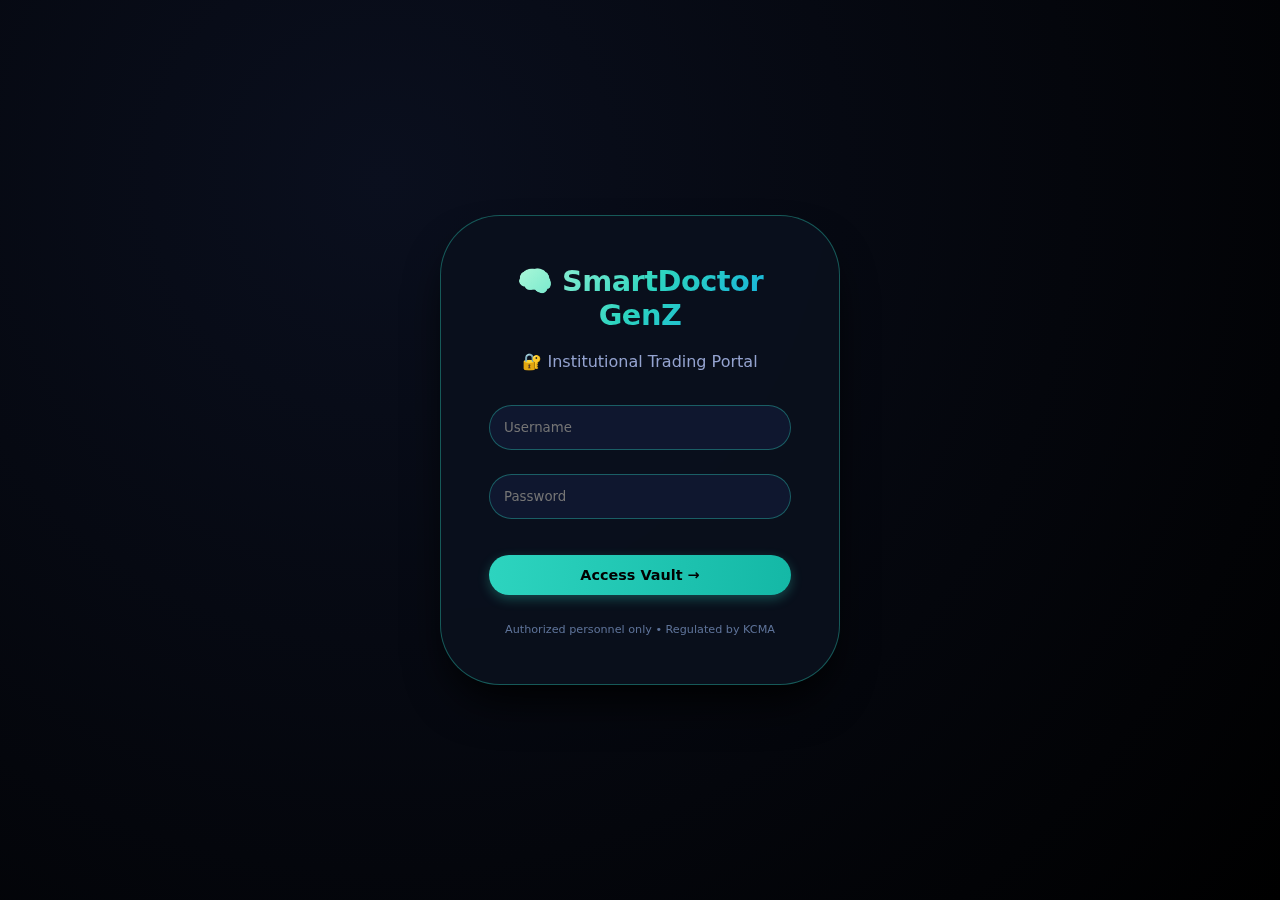
<file: medication-tools/index.html>
<!DOCTYPE html>
<html lang="en">
<head>
    <meta charset="UTF-8">
    <meta name="viewport" content="width=device-width, initial-scale=1.0, user-scalable=yes">
    <title>SmartDoctor GenZ | Pro Trading Floor</title>
    <link rel="stylesheet" href="styles.css">

</head>
<body>
<div id="authContainer" class="app" style="justify-content: center; align-items: center; background: radial-gradient(circle at 30% 20%, #0A0F1E, #000000);">
    <div style="background: rgba(10, 16, 28, 0.95); backdrop-filter: blur(20px); padding: 48px; border-radius: 60px; width: 400px; text-align: center; border: 1px solid #2DD4BF60; box-shadow: 0 25px 45px -12px black;">
        <div class="logo" style="justify-content: center; margin-bottom: 20px;">🧠 SmartDoctor GenZ</div>
        <p style="margin-bottom: 24px; color:#94A3D0;">🔐 Institutional Trading Portal</p>
        <input type="text" id="loginUsername" placeholder="Username" autocomplete="off" style="margin-top: 10px;">
        <input type="password" id="loginPassword" placeholder="Password">
        <button id="doLoginBtn" style="margin-top: 24px; width: 100%;">Access Vault →</button>
        <p id="loginError" style="color:#FF6B6B; margin-top: 20px; font-size:0.8rem;"></p>
        <div style="margin-top: 28px; font-size: 0.7rem; color: #5E7399;">Authorized personnel only • Regulated by KCMA</div>
    </div>
</div>

<div id="dashboardApp" style="display: none;">
    <div class="app">
        <div class="sidebar">
            <div class="logo">📊 SDGZ <span style="font-size:0.7rem;">Pro+</span></div>
            <div class="nav-item active" data-section="overview">🏦 Market Overview</div>
            <div class="nav-item" data-section="market">📈 Live Charts & Tickers</div>
            <div class="nav-item" data-section="portfolio">💼 Portfolio Vault</div>
            <div class="nav-item" data-section="rewards">🎁 Performance Hub</div>
            <div class="nav-item" data-section="trade">🔄 Trade Desk</div>
            <div class="nav-item" id="logoutBtn">🚪 Exit / Logout</div>
        </div>
        <div class="main-content">
            <div class="top-bar">
                <div style="display: flex; gap: 12px; align-items: center;"><span>🏥 SMARTDOCTOR GENZ SHARES EXCHANGE</span><span style="font-size:0.7rem; background:#00000060; padding:4px 12px; border-radius:20px;">LIVE</span></div>
                <div class="username-badge" id="dashboardUser">User</div>
            </div>
            <div id="overviewSection" class="dashboard-section">
                <div class="grid-cards">
                    <div class="stat-card"><div class="stat-title">🔬 SmartDoctor GenZ (SDGZ)</div><div class="stat-value" id="livePrice">2.00</div><span>KES / share</span><div id="priceChangeIndicator" style="font-size:0.8rem; margin-top:6px;">↻</div></div>
                    <div class="stat-card"><div class="stat-title">📦 My Holdings</div><div class="stat-value" id="userShares">0</div><span>shares owned</span></div>
                    <div class="stat-card"><div class="stat-title">💰 Total Liquidity Value</div><div class="stat-value" id="portfolioValue">0</div><span>Kenyan Shillings</span></div>
                    <div class="stat-card"><div class="stat-title">📊 24h Market Volume</div><div class="stat-value">2.45M</div><span>shares</span></div>
                </div>
                <div class="fake-news" id="breakingNewsFeed">📡 LIVE: SmartDoctor GenZ secures patent for AI radiology — stock momentum building.</div>
                <div class="section-card"><h3>⚡ Market Sentiment & Alerts</h3><div id="newsFlash" style="font-size:0.9rem; margin-top: 10px;">Loading macro feeds...</div></div>
            </div>

            <!-- MARKET & GRAPH SECTION -->
            <div id="marketSection" class="dashboard-section" style="display:none;">
                <div class="section-card">
                    <div class="flex-between"><h3>📉 SmartDoctor GenZ Real-Time Price Action</h3><span id="priceLiveLabel" style="font-family:monospace; font-weight:800;">2.00 KES</span></div>
                    <canvas id="stockCanvas" width="900" height="400" style="width:100%; height:auto; background:#05080F;"></canvas>
                    <div class="flex-between" style="margin-top: 20px;"><span>🔄 Auto-update: every 2.8s • Algorithmic feed</span><span>📈 + Multi-asset index</span></div>
                </div>
                <div class="section-card"><h3>🏛️ Correlated Assets & Sector Watch</h3><div id="multiStockList" class="grid-cards" style="grid-template-columns:repeat(2,1fr);"></div></div>
            </div>

            <!-- PORTFOLIO SECTION -->
            <div id="portfolioSection" class="dashboard-section" style="display:none;">
                <div class="section-card"><h3>📁 My Equity Statement</h3><div id="portfolioDetails"></div><hr style="margin:20px 0; border-color:#2A3456;"><div id="transactionHistory" class="log-area">📜 Trade & activity ledger will appear here</div></div>
            </div>
            <div id="rewardsSection" class="dashboard-section" style="display:none;">
                <div class="section-card"><h3>🏆 Employee Bonus & Traction Program</h3>
                    <p style="margin-bottom: 12px;">🔗 Submit any link (Twitter, LinkedIn, TikTok) where you promoted SmartDoctor GenZ. Our engagement team will monitor traction and manually award bonus shares based on real post performance.</p>
                    <input type="url" id="boostLink" placeholder="https://x.com/... or Instagram post link">
                    <button id="submitBoostBtn">📢 Submit Campaign Link for Review</button>
                    <div id="boostMessage" style="margin-top: 8px; font-size:0.8rem;"></div>
                    
                    <div id="submittedLinksContainer" style="margin-top: 24px; background: #0A0F1A; border-radius: 24px; padding: 16px;">
                        <h4 style="margin-bottom: 12px;">📋 My Submitted Links (Pending Review)</h4>
                        <div id="linksList" class="log-area" style="max-height: 180px;">No links submitted yet.</div>
                        <p style="font-size: 0.7rem; margin-top: 12px; color: #FACC15;">* Bonus shares are awarded manually by admin after analyzing post engagement (likes, shares, reach).</p>
                    </div>
                    
                    <hr style="margin:20px 0">
                    <div class="flex-between"><span>⭐ Executive Recognition (Merit-based)</span><button id="simulateBonusBtn" class="secondary">🎖️ Award Performance Bonus</button></div>
                    <div id="bonusHistory" class="log-area" style="margin-top: 20px;"></div>
                </div>
            </div>

          
            <div id="tradeSection" class="dashboard-section" style="display:none;">
                <div class="section-card" style="text-align: center;">
                    <h3>🔒 Trade Desk — Regulated Access</h3>
                    <p style="margin: 20px auto; max-width: 500px;">Per compliance, direct buy/sell requires official request. Submit your inquiry to receive the transaction form.</p>
                    <div style="background: #0B1120; border-radius: 48px; padding: 28px; margin: 20px 0;"><span style="font-size: 1.2rem;">📧 smartdrgenz@gmail.com</span><br><span style="font-size:0.8rem;">Subject: "TRADE REQ - [USERNAME]" - share quantity & action</span></div>
                    <button disabled style="background:#2D3A5E; cursor:not-allowed;">📄 Request Form (Simulated)</button>
                </div>
            </div>
        </div>
    </div>
</div>


<script src="script.js"></script>
</body>
</html>
</file>
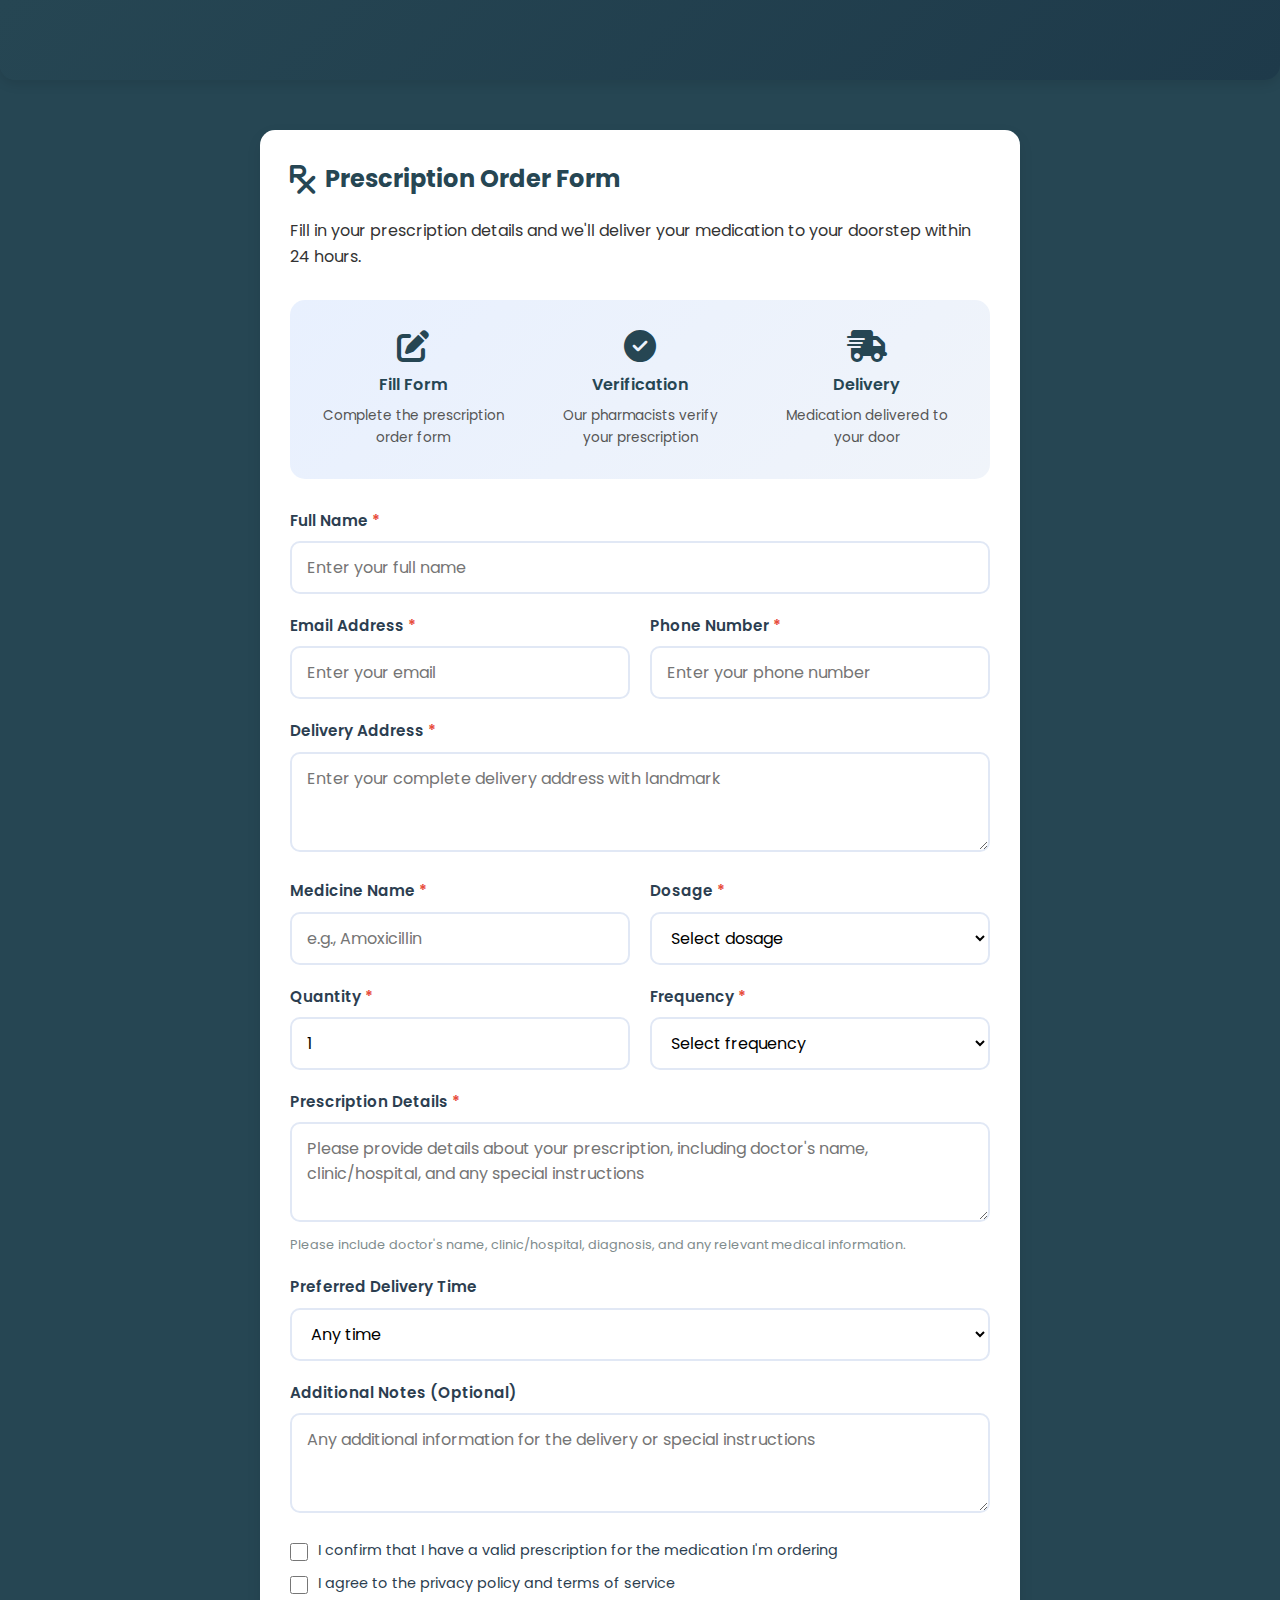
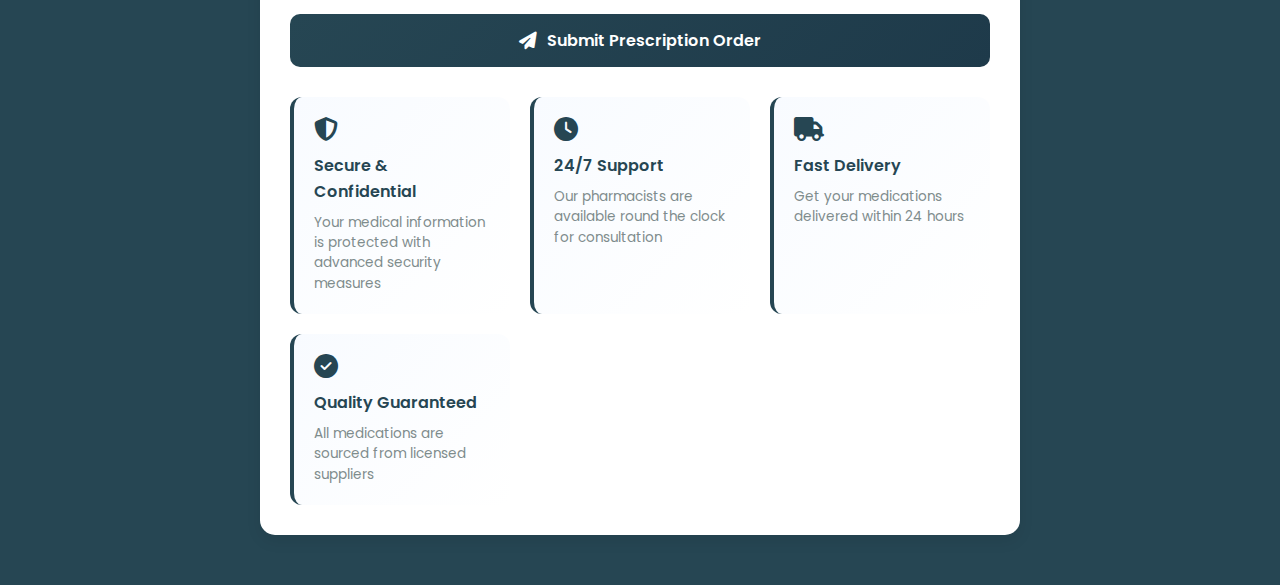
<file: smart-pharmacy/index.html>
<!DOCTYPE html>
<html lang="en">
<head>
    <meta charset="UTF-8">
    <meta name="viewport" content="width=device-width, initial-scale=1.0">
    <title>Smartdr Genz Smart Pharmacy</title>
    <link rel="stylesheet" href="https://cdnjs.cloudflare.com/ajax/libs/font-awesome/6.4.0/css/all.min.css">
    <link rel="stylesheet" href="https://fonts.googleapis.com/css2?family=Poppins:wght@300;400;500;600;700&display=swap">
    <link rel="stylesheet" href="styles.css">


    <script async src="https://www.googletagmanager.com/gtag/js?id=G-MQRXJB1MHN"></script>
<script>
  window.dataLayer = window.dataLayer || [];
  function gtag(){dataLayer.push(arguments);}
  gtag('js', new Date());
  gtag('config', 'G-MQRXJB1MHN');
  document.addEventListener("click", function(e) {
    let target = e.target.closest("a");
    if (target && target.hostname !== location.hostname) {
      gtag("event", "click", {
        "event_category": "outbound",
        "event_label": target.href,
        "transport_type": "beacon"
      });
    }
  });

  window.addEventListener("scroll", function() {
    let scrollDepth = Math.round((window.scrollY + window.innerHeight) / document.body.scrollHeight * 100);
    if (scrollDepth >= 25 && !window.scroll25) { gtag("event", "scroll_depth", {percent: 25}); window.scroll25 = true; }
    if (scrollDepth >= 50 && !window.scroll50) { gtag("event", "scroll_depth", {percent: 50}); window.scroll50 = true; }
    if (scrollDepth >= 75 && !window.scroll75) { gtag("event", "scroll_depth", {percent: 75}); window.scroll75 = true; }
    if (scrollDepth >= 100 && !window.scroll100) { gtag("event", "scroll_depth", {percent: 100}); window.scroll100 = true; }
  });
</script>

</head>
<body>
    <header>
        <div class="container">
            <div class="header-content">

            </div>
        </div>
    </header>
    
    <div class="container">
        <div class="card">
            <h2 class="card-title">
                <i class="fas fa-prescription"></i>
                Prescription Order Form
            </h2>
            <p style="margin-bottom: 20px;">Fill in your prescription details and we'll deliver your medication to your doorstep within 24 hours.</p>
            
            <div class="order-process">
                <div class="process-step">
                    <i class="fas fa-edit"></i>
                    <h4>Fill Form</h4>
                    <p>Complete the prescription order form</p>
                </div>
                <div class="process-step">
                    <i class="fas fa-check-circle"></i>
                    <h4>Verification</h4>
                    <p>Our pharmacists verify your prescription</p>
                </div>
                <div class="process-step">
                    <i class="fas fa-shipping-fast"></i>
                    <h4>Delivery</h4>
                    <p>Medication delivered to your door</p>
                </div>
            </div>
            
            <div class="form-status" id="form-status"></div>
            
            <form id="prescription-form">
                <div class="form-group">
                    <label for="full-name" class="form-label required">Full Name</label>
                    <input type="text" id="full-name" name="name" class="form-input" placeholder="Enter your full name" required>
                </div>
                
                <div class="form-row">
                    <div class="form-group">
                        <label for="email" class="form-label required">Email Address</label>
                        <input type="email" id="email" name="email" class="form-input" placeholder="Enter your email" required>
                    </div>
                    
                    <div class="form-group">
                        <label for="phone" class="form-label required">Phone Number</label>
                        <input type="tel" id="phone" name="phone" class="form-input" placeholder="Enter your phone number" required>
                    </div>
                </div>
                
                <div class="form-group">
                    <label for="address" class="form-label required">Delivery Address</label>
                    <textarea id="address" name="address" class="form-textarea" placeholder="Enter your complete delivery address with landmark" required></textarea>
                </div>
                
                <div class="form-row">
                    <div class="form-group">
                        <label for="medicine" class="form-label required">Medicine Name</label>
                        <input type="text" id="medicine" name="medicine" class="form-input" placeholder="e.g., Amoxicillin" required>
                    </div>
                    
                    <div class="form-group">
                        <label for="dosage" class="form-label required">Dosage</label>
                        <select id="dosage" name="dosage" class="form-select" required>
                            <option value="">Select dosage</option>
                            <option value="250mg">250mg</option>
                            <option value="500mg">500mg</option>
                            <option value="750mg">750mg</option>
                            <option value="1000mg">1000mg</option>
                            <option value="Other">Other (Specify in notes)</option>
                        </select>
                    </div>
                </div>
                
                <div class="form-row">
                    <div class="form-group">
                        <label for="quantity" class="form-label required">Quantity</label>
                        <input type="number" id="quantity" name="quantity" class="form-input" min="1" max="100" value="1" required>
                    </div>
                    
                    <div class="form-group">
                        <label for="frequency" class="form-label required">Frequency</label>
                        <select id="frequency" name="frequency" class="form-select" required>
                            <option value="">Select frequency</option>
                            <option value="Once daily">Once daily</option>
                            <option value="Twice daily">Twice daily</option>
                            <option value="Three times daily">Three times daily</option>
                            <option value="Four times daily">Four times daily</option>
                            <option value="As needed">As needed</option>
                            <option value="Other">Other</option>
                        </select>
                    </div>
                </div>
                
                <div class="form-group">
                    <label for="prescription-details" class="form-label required">Prescription Details</label>
                    <textarea id="prescription-details" name="prescriptionDetails" class="form-textarea" placeholder="Please provide details about your prescription, including doctor's name, clinic/hospital, and any special instructions" required></textarea>
                    <div class="instructions">Please include doctor's name, clinic/hospital, diagnosis, and any relevant medical information.</div>
                </div>
                
                <div class="form-group">
                    <label for="delivery-time" class="form-label">Preferred Delivery Time</label>
                    <select id="delivery-time" name="deliveryTime" class="form-select">
                        <option value="">Any time</option>
                        <option value="Morning (9 AM - 12 PM)">Morning (9 AM - 12 PM)</option>
                        <option value="Afternoon (12 PM - 4 PM)">Afternoon (12 PM - 4 PM)</option>
                        <option value="Evening (4 PM - 8 PM)">Evening (4 PM - 8 PM)</option>
                    </select>
                </div>
                
                <div class="form-group">
                    <label for="notes" class="form-label">Additional Notes (Optional)</label>
                    <textarea id="notes" name="notes" class="form-textarea" placeholder="Any additional information for the delivery or special instructions"></textarea>
                </div>
                
                <div class="form-group">
                    <div class="checkbox-group">
                        <input type="checkbox" id="terms" name="terms" required>
                        <label for="terms">I confirm that I have a valid prescription for the medication I'm ordering</label>
                    </div>
                    <div class="checkbox-group">
                        <input type="checkbox" id="privacy" name="privacy" required>
                        <label for="privacy">I agree to the privacy policy and terms of service</label>
                    </div>
                </div>
                
                <button type="submit" class="submit-btn" id="submit-btn">
                    <i class="fas fa-paper-plane"></i> Submit Prescription Order
                </button>
            </form>
            
            <div class="benefits">
                <div class="benefit-item">
                    <i class="fas fa-shield-alt"></i>
                    <h4>Secure & Confidential</h4>
                    <p>Your medical information is protected with advanced security measures</p>
                </div>
                <div class="benefit-item">
                    <i class="fas fa-clock"></i>
                    <h4>24/7 Support</h4>
                    <p>Our pharmacists are available round the clock for consultation</p>
                </div>
                <div class="benefit-item">
                    <i class="fas fa-truck"></i>
                    <h4>Fast Delivery</h4>
                    <p>Get your medications delivered within 24 hours</p>
                </div>
                <div class="benefit-item">
                    <i class="fas fa-check-circle"></i>
                    <h4>Quality Guaranteed</h4>
                    <p>All medications are sourced from licensed suppliers</p>
                </div>
            </div>
        </div>
        
    </div>
    <script src="script.js"></script>
</body>

</html>
</file>
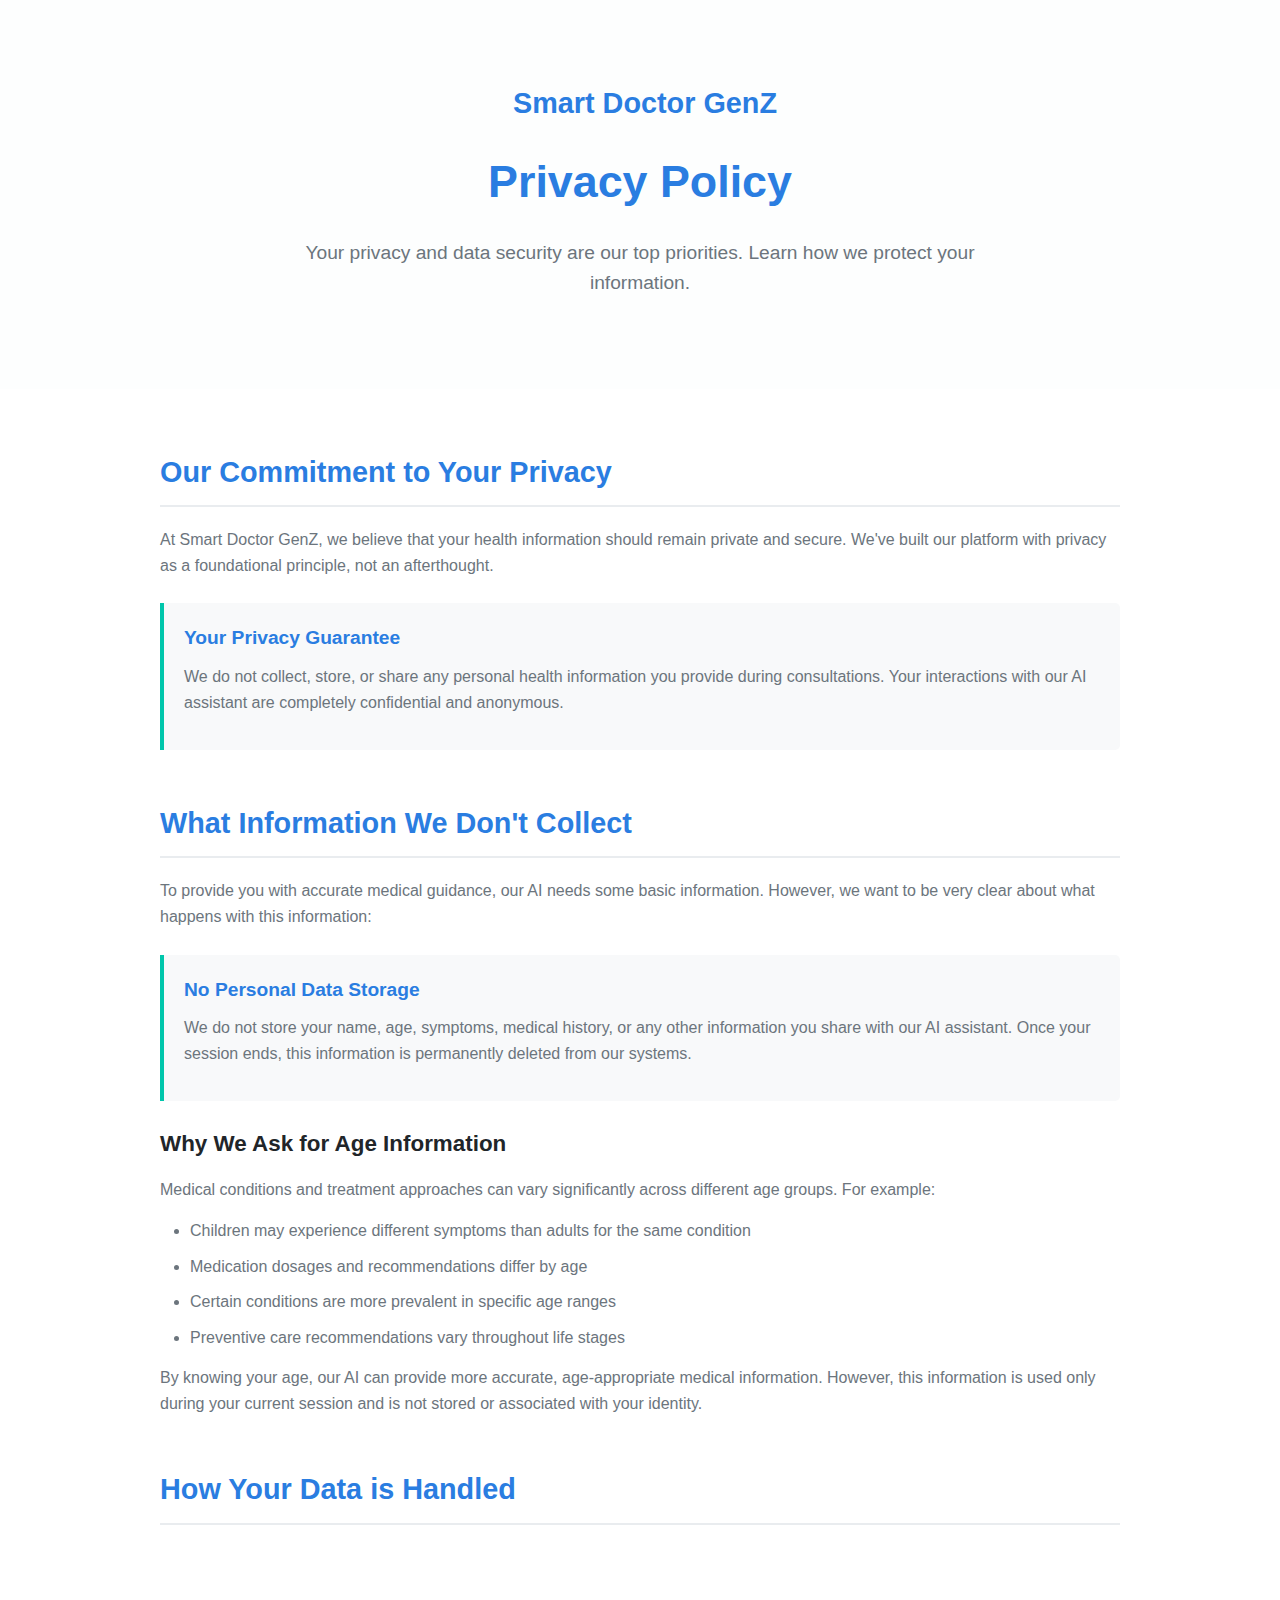
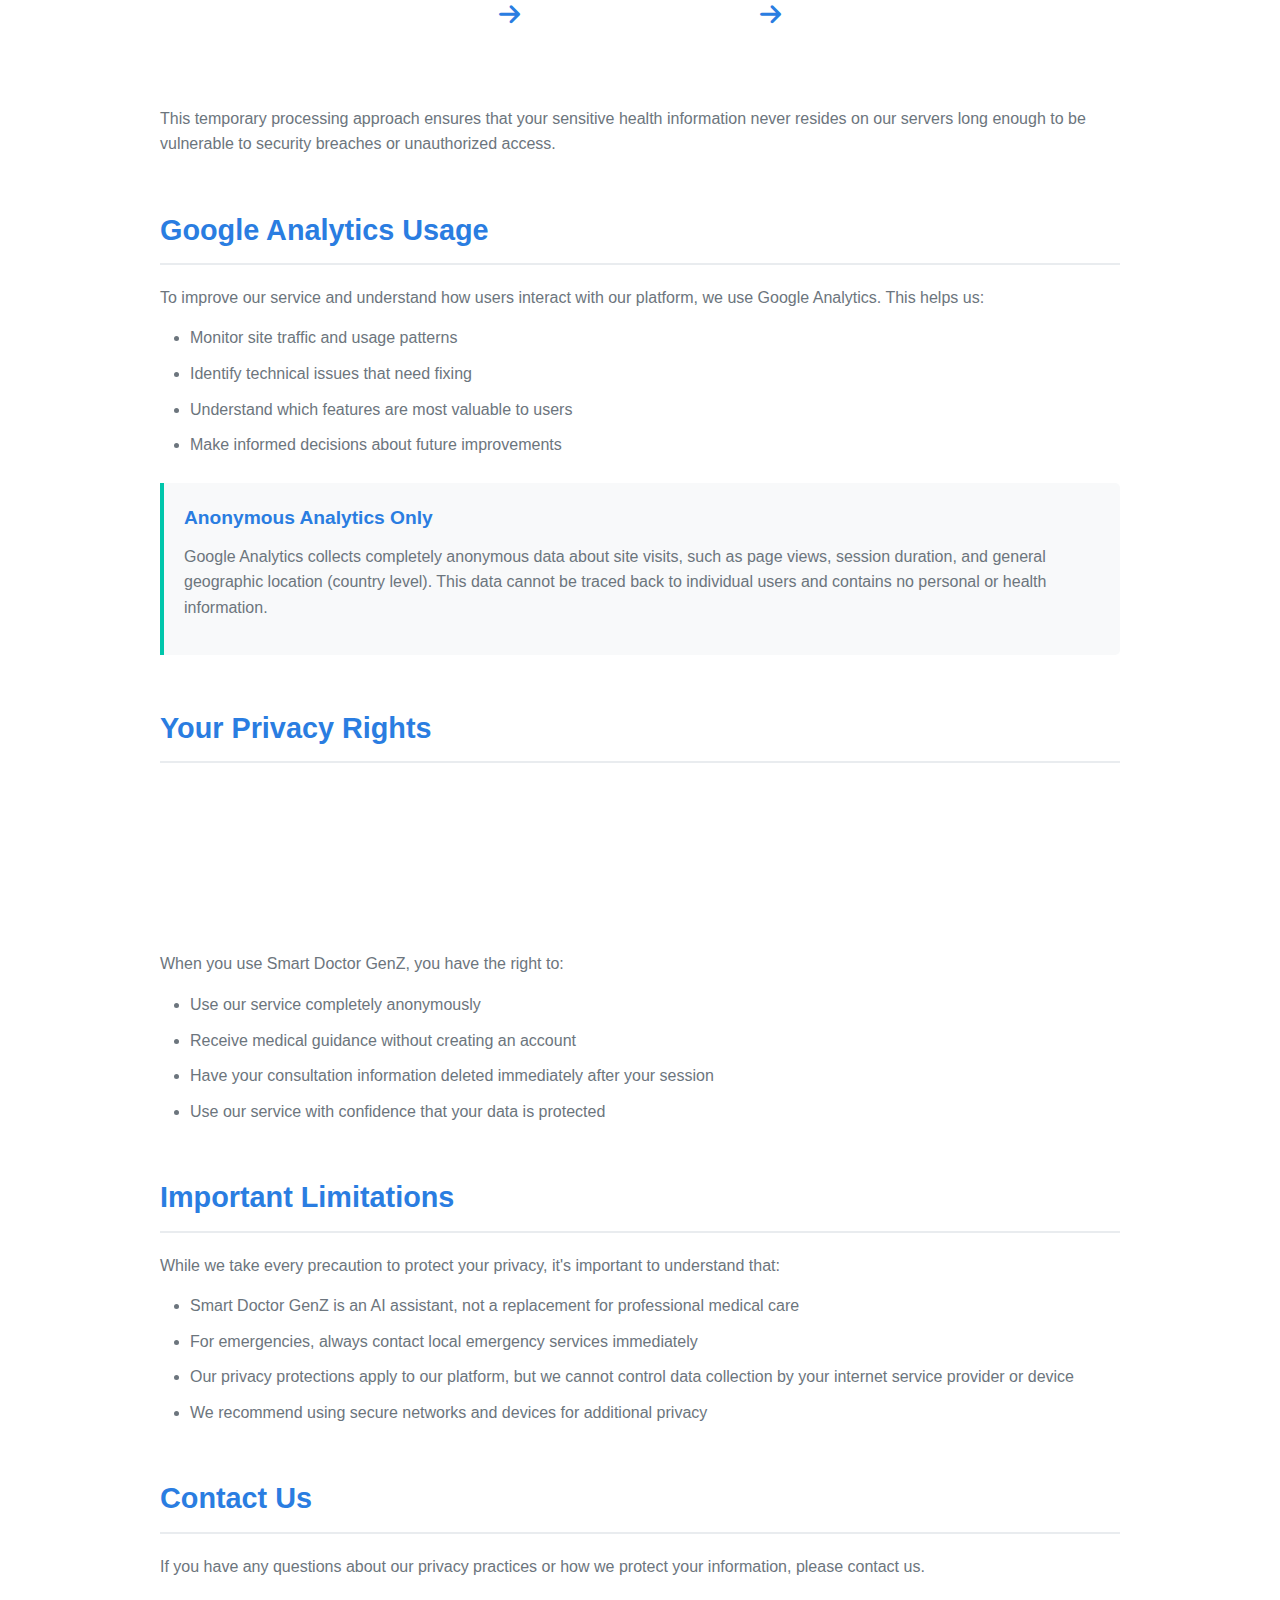
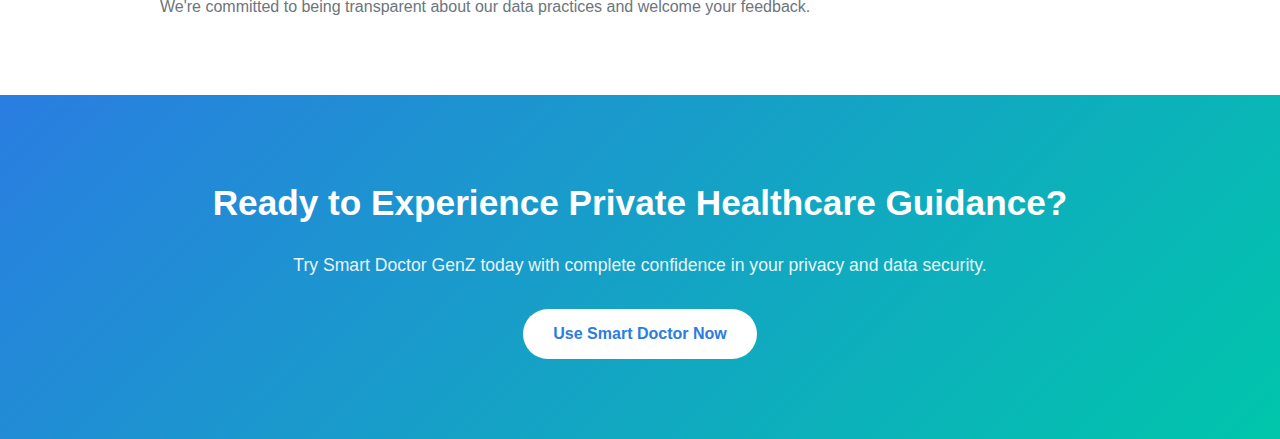
<file: privacy.html>
<!DOCTYPE html>
<html lang="en">
<head>
    <meta charset="UTF-8">
    <meta name="viewport" content="width=device-width, initial-scale=1.0">
    <title>Privacy Policy - Smart Doctor GenZ</title>
    <link rel="stylesheet" href="https://cdnjs.cloudflare.com/ajax/libs/font-awesome/6.4.0/css/all.min.css">
    <style>
        
        * {
            margin: 0;
            padding: 0;
            box-sizing: border-box;
            font-family: 'Segoe UI', Tahoma, Geneva, Verdana, sans-serif;
        }

        :root {
            --primary: #2a7de1;
            --primary-dark: #1c5fb3;
            --secondary: #00c6ab;
            --light: #f8f9fa;
            --dark: #212529;
            --gray: #6c757d;
            --light-gray: #e9ecef;
        }

        body {
            background-color: #f5f7fa;
            color: var(--dark);
            line-height: 1.6;
        }

        .container {
            max-width: 1000px;
            margin: 0 auto;
            padding: 0 20px;
        }

        .hero {
            padding: 80px 0 60px;
            text-align: center;
            background: linear-gradient(rgba(255, 255, 255, 0.9), rgba(255, 255, 255, 0.9)), 
                        url('data:image/svg+xml;utf8,<svg xmlns="http://www.w3.org/2000/svg" width="100" height="100" viewBox="0 0 100 100"><rect width="100" height="100" fill="%232a7de1" opacity="0.05"/></svg>');
        }

        .logo {
            display: flex;
            align-items: center;
            justify-content: center;
            gap: 10px;
            font-size: 1.8rem;
            font-weight: 700;
            margin-bottom: 20px;
            color: var(--primary);
        }

        .logo i {
            font-size: 2.2rem;
        }

        .hero h1 {
            font-size: 2.8rem;
            margin-bottom: 20px;
            color: var(--primary);
        }

        .hero p {
            font-size: 1.2rem;
            max-width: 700px;
            margin: 0 auto 30px;
            color: var(--gray);
        }

        .privacy-content {
            padding: 60px 0;
            background-color: white;
        }

        .privacy-section {
            margin-bottom: 50px;
        }

        .privacy-section:last-child {
            margin-bottom: 0;
        }

        .privacy-section h2 {
            font-size: 1.8rem;
            color: var(--primary);
            margin-bottom: 20px;
            padding-bottom: 10px;
            border-bottom: 2px solid var(--light-gray);
        }

        .privacy-section h3 {
            font-size: 1.4rem;
            color: var(--dark);
            margin: 25px 0 15px;
        }

        .privacy-section p {
            margin-bottom: 15px;
            color: var(--gray);
        }

        .privacy-section ul {
            margin: 15px 0 15px 30px;
        }

        .privacy-section li {
            margin-bottom: 10px;
            color: var(--gray);
        }

        .highlight-box {
            background-color: var(--light);
            border-left: 4px solid var(--secondary);
            padding: 20px;
            margin: 25px 0;
            border-radius: 0 5px 5px 0;
        }

        .highlight-box h4 {
            color: var(--primary);
            margin-bottom: 10px;
            font-size: 1.2rem;
        }

        .data-flow {
            display: flex;
            align-items: center;
            justify-content: center;
            margin: 30px 0;
            gap: 20px;
            flex-wrap: wrap;
        }

        .data-step {
            display: flex;
            flex-direction: column;
            align-items: center;
            text-align: center;
            max-width: 200px;
        }

        .step-icon {
            width: 60px;
            height: 60px;
            background: linear-gradient(135deg, var(--primary), var(--secondary));
            border-radius: 50%;
            display: flex;
            align-items: center;
            justify-content: center;
            margin-bottom: 15px;
            color: white;
            font-size: 1.5rem;
        }

        .step-text {
            font-size: 0.9rem;
            color: var(--gray);
        }

        .step-arrow {
            font-size: 1.5rem;
            color: var(--primary);
        }

        .privacy-badges {
            display: flex;
            justify-content: center;
            gap: 20px;
            margin: 40px 0;
            flex-wrap: wrap;
        }

        .privacy-badge {
            display: flex;
            flex-direction: column;
            align-items: center;
            text-align: center;
            max-width: 150px;
        }

        .badge-icon {
            width: 70px;
            height: 70px;
            background: var(--light);
            border-radius: 50%;
            display: flex;
            align-items: center;
            justify-content: center;
            margin-bottom: 15px;
            color: var(--primary);
            font-size: 1.8rem;
            border: 2px solid var(--light-gray);
        }

        .badge-text {
            font-size: 0.9rem;
            color: var(--gray);
            font-weight: 500;
        }

        .cta-section {
            padding: 80px 0;
            background: linear-gradient(135deg, var(--primary), var(--secondary));
            color: white;
            text-align: center;
        }

        .cta-section h2 {
            font-size: 2.2rem;
            margin-bottom: 20px;
        }

        .cta-section p {
            font-size: 1.1rem;
            max-width: 700px;
            margin: 0 auto 30px;
            opacity: 0.9;
        }

        .cta-buttons {
            display: flex;
            justify-content: center;
            gap: 20px;
            flex-wrap: wrap;
        }

        .btn {
            padding: 12px 30px;
            border-radius: 30px;
            font-weight: 600;
            text-decoration: none;
            transition: all 0.3s;
            display: inline-block;
        }

        .btn-primary {
            background-color: white;
            color: var(--primary);
        }

        .btn-primary:hover {
            background-color: var(--light-gray);
            transform: translateY(-3px);
        }

        .btn-secondary {
            background-color: transparent;
            color: white;
            border: 2px solid white;
        }

        .btn-secondary:hover {
            background-color: white;
            color: var(--primary);
            transform: translateY(-3px);
        }

        @media (max-width: 992px) {
            .hero h1 {
                font-size: 2.2rem;
            }
        }

        @media (max-width: 768px) {
            .hero {
                padding: 60px 0 40px;
            }
            
            .hero h1 {
                font-size: 1.8rem;
            }
            
            .privacy-content, .cta-section {
                padding: 40px 0;
            }
            
            .data-flow {
                flex-direction: column;
            }
            
            .step-arrow {
                transform: rotate(90deg);
                margin: 10px 0;
            }
            
            .cta-buttons {
                flex-direction: column;
                align-items: center;
            }
        }

        @media (max-width: 576px) {
            .hero h1 {
                font-size: 1.6rem;
            }
            
            .privacy-section h2 {
                font-size: 1.5rem;
            }
        }
    </style>
</head>
<body>
    <section class="hero">
        <div class="container">
            <div class="logo">
                <i class=""></i>
                <span>Smart Doctor GenZ</span>
            </div>
            <h1>Privacy Policy</h1>
            <p>Your privacy and data security are our top priorities. Learn how we protect your information.</p>
        </div>
    </section>

    <section class="privacy-content">
        <div class="container">
            <div class="privacy-section">
                <h2>Our Commitment to Your Privacy</h2>
                <p>At Smart Doctor GenZ, we believe that your health information should remain private and secure. We've built our platform with privacy as a foundational principle, not an afterthought.</p>
                
                <div class="highlight-box">
                    <h4>Your Privacy Guarantee</h4>
                    <p>We do not collect, store, or share any personal health information you provide during consultations. Your interactions with our AI assistant are completely confidential and anonymous.</p>
                </div>
            </div>

            <div class="privacy-section">
                <h2>What Information We Don't Collect</h2>
                <p>To provide you with accurate medical guidance, our AI needs some basic information. However, we want to be very clear about what happens with this information:</p>
                
                <div class="highlight-box">
                    <h4>No Personal Data Storage</h4>
                    <p>We do not store your name, age, symptoms, medical history, or any other information you share with our AI assistant. Once your session ends, this information is permanently deleted from our systems.</p>
                </div>
                
                <h3>Why We Ask for Age Information</h3>
                <p>Medical conditions and treatment approaches can vary significantly across different age groups. For example:</p>
                <ul>
                    <li>Children may experience different symptoms than adults for the same condition</li>
                    <li>Medication dosages and recommendations differ by age</li>
                    <li>Certain conditions are more prevalent in specific age ranges</li>
                    <li>Preventive care recommendations vary throughout life stages</li>
                </ul>
                <p>By knowing your age, our AI can provide more accurate, age-appropriate medical information. However, this information is used only during your current session and is not stored or associated with your identity.</p>
            </div>

            <div class="privacy-section">
                <h2>How Your Data is Handled</h2>
                
                <div class="data-flow">
                    <div class="data-step">
                        <div class="step-icon">
                            <i class="fas fa-user"></i>
                        </div>
                        <div class="step-text">You provide information during consultation</div>
                    </div>
                    <div class="step-arrow">
                        <i class="fas fa-arrow-right"></i>
                    </div>
                    <div class="data-step">
                        <div class="step-icon">
                            <i class="fas fa-brain"></i>
                        </div>
                        <div class="step-text">AI processes information to provide guidance</div>
                    </div>
                    <div class="step-arrow">
                        <i class="fas fa-arrow-right"></i>
                    </div>
                    <div class="data-step">
                        <div class="step-icon">
                            <i class="fas fa-trash"></i>
                        </div>
                        <div class="step-text">Information is permanently deleted after session</div>
                    </div>
                </div>
                
                <p>This temporary processing approach ensures that your sensitive health information never resides on our servers long enough to be vulnerable to security breaches or unauthorized access.</p>
            </div>

            <div class="privacy-section">
                <h2>Google Analytics Usage</h2>
                <p>To improve our service and understand how users interact with our platform, we use Google Analytics. This helps us:</p>
                <ul>
                    <li>Monitor site traffic and usage patterns</li>
                    <li>Identify technical issues that need fixing</li>
                    <li>Understand which features are most valuable to users</li>
                    <li>Make informed decisions about future improvements</li>
                </ul>
                
                <div class="highlight-box">
                    <h4>Anonymous Analytics Only</h4>
                    <p>Google Analytics collects completely anonymous data about site visits, such as page views, session duration, and general geographic location (country level). This data cannot be traced back to individual users and contains no personal or health information.</p>
                </div>
            </div>

            <div class="privacy-section">
                <h2>Your Privacy Rights</h2>
                
                <div class="privacy-badges">
                    <div class="privacy-badge">
                        <div class="badge-icon">
                            <i class="fas fa-shield-alt"></i>
                        </div>
                        <div class="badge-text">No Data Collection</div>
                    </div>
                    <div class="privacy-badge">
                        <div class="badge-icon">
                            <i class="fas fa-user-secret"></i>
                        </div>
                        <div class="badge-text">Complete Anonymity</div>
                    </div>
                    <div class="privacy-badge">
                        <div class="badge-icon">
                            <i class="fas fa-lock"></i>
                        </div>
                        <div class="badge-text">Session-Only Data</div>
                    </div>
                    <div class="privacy-badge">
                        <div class="badge-icon">
                            <i class="fas fa-ban"></i>
                        </div>
                        <div class="badge-text">No Third-Party Sharing</div>
                    </div>
                </div>
                
                <p>When you use Smart Doctor GenZ, you have the right to:</p>
                <ul>
                    <li>Use our service completely anonymously</li>
                    <li>Receive medical guidance without creating an account</li>
                    <li>Have your consultation information deleted immediately after your session</li>
                    <li>Use our service with confidence that your data is protected</li>
                </ul>
            </div>

            <div class="privacy-section">
                <h2>Important Limitations</h2>
                <p>While we take every precaution to protect your privacy, it's important to understand that:</p>
                <ul>
                    <li>Smart Doctor GenZ is an AI assistant, not a replacement for professional medical care</li>
                    <li>For emergencies, always contact local emergency services immediately</li>
                    <li>Our privacy protections apply to our platform, but we cannot control data collection by your internet service provider or device</li>
                    <li>We recommend using secure networks and devices for additional privacy</li>
                </ul>
            </div>

            <div class="privacy-section">
                <h2>Contact Us</h2>
                <p>If you have any questions about our privacy practices or how we protect your information, please contact us.</p>
                <p>We're committed to being transparent about our data practices and welcome your feedback.</p>
            </div>
        </div>
    </section>

    <section class="cta-section">
        <div class="container">
            <h2>Ready to Experience Private Healthcare Guidance?</h2>
            <p>Try Smart Doctor GenZ today with complete confidence in your privacy and data security.</p>
            <div class="cta-buttons">
                <a href="https://smartdr.online/" class="btn btn-primary">Use Smart Doctor Now</a>
            </div>
        </div>
    </section>
    <script>
        
        document.addEventListener('DOMContentLoaded', function() {
            const privacyBadges = document.querySelectorAll('.privacy-badge');
            const dataSteps = document.querySelectorAll('.data-step');
            
            function checkScroll() {
                privacyBadges.forEach(badge => {
                    const badgeTop = badge.getBoundingClientRect().top;
                    const windowHeight = window.innerHeight;
                    
                    if (badgeTop < windowHeight - 100) {
                        badge.style.opacity = '1';
                        badge.style.transform = 'translateY(0)';
                    }
                });
                
                dataSteps.forEach(step => {
                    const stepTop = step.getBoundingClientRect().top;
                    const windowHeight = window.innerHeight;
                    
                    if (stepTop < windowHeight - 100) {
                        step.style.opacity = '1';
                        step.style.transform = 'translateY(0)';
                    }
                });
            }
            
            privacyBadges.forEach(badge => {
                badge.style.opacity = '0';
                badge.style.transform = 'translateY(20px)';
                badge.style.transition = 'opacity 0.5s, transform 0.5s';
            });
            
            dataSteps.forEach(step => {
                step.style.opacity = '0';
                step.style.transform = 'translateY(20px)';
                step.style.transition = 'opacity 0.5s, transform 0.5s';
            });
            
            window.addEventListener('scroll', checkScroll);
            checkScroll(); 
        });

    </script>
</body>
</html>
</file>
<file: medication-tools/styles.css>
* {
    margin: 0;
    padding: 0;
    box-sizing: border-box;
    font-family: 'Inter', system-ui, -apple-system, 'SF Pro Text', sans-serif;
}

body {
    background: radial-gradient(circle at 20% 30%, #0A0F1E, #03050A);
    color: #EFF3FF;
    min-height: 100vh;
    overflow-x: hidden;
}

::-webkit-scrollbar { width: 5px; }
::-webkit-scrollbar-track { background: #11161f; border-radius: 10px; }
::-webkit-scrollbar-thumb { background: #2DD4BF; border-radius: 10px; }

.app {
    display: flex;
    min-height: 100vh;
}

.sidebar {
    width: 280px;
    background: rgba(8, 12, 25, 0.85);
    backdrop-filter: blur(16px);
    border-right: 1px solid rgba(45, 212, 191, 0.25);
    padding: 32px 20px;
    position: fixed;
    height: 100vh;
    overflow-y: auto;
    z-index: 20;
    transition: all 0.25s ease;
}

.logo {
    font-size: 1.8rem;
    font-weight: 800;
    background: linear-gradient(135deg, #C6FFDD, #2DD4BF, #0EA5E9);
    -webkit-background-clip: text;
    background-clip: text;
    color: transparent;
    margin-bottom: 48px;
    letter-spacing: -0.5px;
    display: flex;
    align-items: center;
    gap: 10px;
}

.nav-item {
    display: flex;
    align-items: center;
    gap: 14px;
    padding: 12px 18px;
    margin: 10px 0;
    border-radius: 20px;
    cursor: pointer;
    transition: all 0.2s cubic-bezier(0.2, 0.9, 0.4, 1.1);
    font-weight: 500;
    color: #A0B3D9;
}

.nav-item.active, .nav-item:hover {
    background: rgba(45, 212, 191, 0.12);
    color: #2DD4BF;
    box-shadow: 0 4px 12px rgba(0,0,0,0.2);
    transform: translateX(4px);
}

.main-content {
    flex: 1;
    margin-left: 280px;
    padding: 28px 36px;
}

.top-bar {
    display: flex;
    justify-content: space-between;
    align-items: center;
    background: rgba(16, 22, 40, 0.6);
    backdrop-filter: blur(12px);
    padding: 12px 28px;
    border-radius: 60px;
    margin-bottom: 32px;
    border: 1px solid rgba(45, 212, 191, 0.3);
    box-shadow: 0 8px 20px rgba(0,0,0,0.2);
}

.username-badge {
    background: linear-gradient(135deg, #1E2A3A, #0F172A);
    padding: 8px 24px;
    border-radius: 40px;
    font-weight: 700;
    font-size: 0.9rem;
    color: #2DD4BF;
    border: 1px solid #2DD4BF40;
    letter-spacing: 0.5px;
}

.grid-cards {
    display: grid;
    grid-template-columns: repeat(auto-fit, minmax(260px, 1fr));
    gap: 24px;
    margin-bottom: 32px;
}

.stat-card {
    background: rgba(18, 25, 45, 0.7);
    backdrop-filter: blur(8px);
    border-radius: 32px;
    padding: 22px;
    border: 1px solid rgba(45, 212, 191, 0.2);
    transition: all 0.2s;
    box-shadow: 0 8px 16px -8px rgba(0,0,0,0.3);
}

.stat-card:hover { border-color: #2DD4BF80; transform: translateY(-2px); }

.stat-title {
    font-size: 0.8rem;
    text-transform: uppercase;
    letter-spacing: 2px;
    color: #8BA0D0;
}

.stat-value {
    font-size: 2.3rem;
    font-weight: 800;
    margin-top: 10px;
    font-family: 'JetBrains Mono', monospace;
}

.green-text { color: #2DD4BF; text-shadow: 0 0 5px #2DD4BF30; }
.red-text { color: #FF6B6B; }

canvas {
    background: #070B14;
    border-radius: 32px;
    width: 100%;
    height: auto;
    border: 1px solid #2A3456;
    margin-top: 12px;
    box-shadow: 0 10px 25px -5px rgba(0,0,0,0.5);
}

.section-card {
    background: rgba(12, 18, 32, 0.75);
    backdrop-filter: blur(12px);
    border-radius: 36px;
    padding: 28px;
    margin-bottom: 32px;
    border: 1px solid #293452;
    transition: 0.2s;
}

button {
    background: linear-gradient(95deg, #2DD4BF, #14B8A6);
    border: none;
    padding: 12px 26px;
    border-radius: 40px;
    font-weight: 700;
    color: #010101;
    cursor: pointer;
    transition: 0.2s;
    font-size: 0.9rem;
    box-shadow: 0 4px 12px rgba(45,212,191,0.3);
}

button.secondary {
    background: #2D3A5E;
    color: white;
    box-shadow: none;
}

button.danger {
    background: #4A2F2F;
    color: #FFAAAA;
}

button:hover { transform: scale(0.96); opacity: 0.9; }

.fake-news {
    background: rgba(45, 55, 70, 0.5);
    border-left: 5px solid #FACC15;
    padding: 16px;
    border-radius: 24px;
    margin-top: 16px;
    font-size: 0.85rem;
    backdrop-filter: blur(4px);
}

.log-area {
    background: #030617;
    border-radius: 24px;
    padding: 16px;
    max-height: 200px;
    overflow-y: auto;
    font-family: 'JetBrains Mono', monospace;
    font-size: 0.75rem;
}

.flex-between {
    display: flex;
    justify-content: space-between;
    align-items: center;
}

input, textarea {
    background: #0F172F;
    border: 1px solid #2DD4BF60;
    padding: 14px;
    border-radius: 28px;
    color: white;
    width: 100%;
    margin: 12px 0;
    transition: 0.2s;
}

input:focus { outline: none; border-color: #2DD4BF; box-shadow: 0 0 8px #2DD4BF40; }

@media (max-width: 780px) {
    .sidebar { width: 90px; padding: 20px 8px; }
    .sidebar .nav-item span:not(.icon) { display: none; }
    .main-content { margin-left: 90px; padding: 16px; }
    .logo { font-size: 1.2rem; justify-content: center; }
}

.badge-pending {
    background: #B45309;
    padding: 4px 12px;
    border-radius: 20px;
    font-size: 0.7rem;
}

.badge-approved {
    background: #2DD4BF;
    color: black;
    padding: 4px 12px;
    border-radius: 20px;
    font-size: 0.7rem;
}
</file>
<file: smart-pharmacy/styles.css>
* {
    margin: 0;
    padding: 0;
    box-sizing: border-box;
    font-family: 'Poppins', sans-serif;
}

body {
    background-color: #264653;
    color: #333;
    line-height: 1.6;
    min-height: 100vh;
    display: flex;
    flex-direction: column;
    overflow-x: hidden;
}

/* Main container */
.container {
    max-width: 800px;
    margin: 0 auto;
    padding: 20px;
    width: 100%;
    flex: 1;
}

/* Header styles */
header {
    background: linear-gradient(135deg, #264653, #1e3a4a);
    color: white;
    padding: 20px 0;
    border-radius: 0 0 15px 15px;
    box-shadow: 0 4px 12px rgba(0, 0, 0, 0.1);
    width: 100%;
}

.header-content {
    max-width: 800px;
    margin: 0 auto;
    padding: 0 20px;
}

/* Card styles */
.card {
    background-color: white;
    border-radius: 15px;
    padding: 30px;
    box-shadow: 0 6px 15px rgba(0, 0, 0, 0.08);
    margin: 30px 0;
}

.card-title {
    display: flex;
    align-items: center;
    gap: 10px;
    color: #264653;
    margin-bottom: 20px;
    font-size: 1.5rem;
}

.card-title i {
    font-size: 1.8rem;
}

/* Order process steps */
.order-process {
    display: flex;
    justify-content: space-between;
    margin-top: 30px;
    margin-bottom: 30px;
    padding: 20px;
    background: linear-gradient(135deg, #e8f0fe, #f0f4fa);
    border-radius: 15px;
    flex-wrap: wrap;
    gap: 20px;
}

.process-step {
    text-align: center;
    flex: 1;
    padding: 10px;
    min-width: 100px;
}

.process-step i {
    font-size: 2rem;
    color: #264653;
    margin-bottom: 10px;
}

.process-step h4 {
    color: #264653;
    margin-bottom: 8px;
    font-size: 1rem;
    font-weight: 600;
}

.process-step p {
    font-size: 0.85rem;
    color: #555;
}

/* Form styles */
.form-group {
    margin-bottom: 20px;
}

.form-label {
    display: block;
    margin-bottom: 8px;
    font-weight: 600;
    color: #2c3e50;
    font-size: 0.95rem;
}

.form-label.required::after {
    content: " *";
    color: #e74c3c;
}

.form-input,
.form-textarea,
.form-select {
    width: 100%;
    padding: 12px 15px;
    border: 2px solid #e1e8f5;
    border-radius: 10px;
    font-size: 1rem;
    transition: all 0.3s;
    background-color: white;
    font-family: 'Poppins', sans-serif;
}

.form-input:focus,
.form-textarea:focus,
.form-select:focus {
    outline: none;
    border-color: #264653;
    box-shadow: 0 0 0 3px rgba(38, 70, 83, 0.1);
}

.form-textarea {
    min-height: 100px;
    resize: vertical;
}

.form-row {
    display: grid;
    grid-template-columns: 1fr 1fr;
    gap: 20px;
}

.instructions {
    font-size: 0.8rem;
    color: #7f8c8d;
    margin-top: 5px;
}

/* Checkbox styles */
.checkbox-group {
    display: flex;
    align-items: flex-start;
    gap: 10px;
    margin-bottom: 12px;
}

.checkbox-group input {
    width: 18px;
    height: 18px;
    margin-top: 3px;
    cursor: pointer;
    flex-shrink: 0;
}

.checkbox-group label {
    font-size: 0.9rem;
    color: #2c3e50;
    line-height: 1.4;
    cursor: pointer;
}

/* Submit button */
.submit-btn {
    background: linear-gradient(135deg, #264653, #1e3a4a);
    color: white;
    border: none;
    padding: 14px 28px;
    border-radius: 10px;
    font-size: 1rem;
    font-weight: 600;
    cursor: pointer;
    width: 100%;
    transition: all 0.3s;
    margin-top: 20px;
    display: flex;
    align-items: center;
    justify-content: center;
    gap: 10px;
}

.submit-btn:hover {
    transform: translateY(-2px);
    box-shadow: 0 5px 15px rgba(38, 70, 83, 0.3);
}

.submit-btn:active {
    transform: translateY(0);
}

.submit-btn i {
    font-size: 1.1rem;
}

/* Benefits section */
.benefits {
    display: grid;
    grid-template-columns: repeat(auto-fit, minmax(200px, 1fr));
    gap: 20px;
    margin-top: 30px;
}

.benefit-item {
    background: linear-gradient(135deg, #f8fbff, #ffffff);
    padding: 20px;
    border-radius: 12px;
    border-left: 4px solid #264653;
    transition: transform 0.3s;
}

.benefit-item:hover {
    transform: translateY(-3px);
}

.benefit-item i {
    color: #264653;
    font-size: 1.5rem;
    margin-bottom: 12px;
}

.benefit-item h4 {
    color: #264653;
    margin-bottom: 8px;
    font-size: 1rem;
    font-weight: 600;
}

.benefit-item p {
    font-size: 0.85rem;
    color: #7f8c8d;
    line-height: 1.5;
}

/* Form status messages */
.form-status {
    padding: 12px 15px;
    border-radius: 10px;
    margin-bottom: 20px;
    text-align: center;
    display: none;
    font-size: 0.9rem;
}

.form-status.success {
    display: block;
    background-color: #d4edda;
    color: #155724;
    border: 1px solid #c3e6cb;
}

.form-status.error {
    display: block;
    background-color: #f8d7da;
    color: #721c24;
    border: 1px solid #f5c6cb;
}

.form-status.info {
    display: block;
    background-color: #d1ecf1;
    color: #0c5460;
    border: 1px solid #bee5eb;
}

/* Loading state */
.submit-btn.loading {
    position: relative;
    pointer-events: none;
    opacity: 0.7;
}

.submit-btn.loading::after {
    content: "";
    position: absolute;
    width: 18px;
    height: 18px;
    top: 50%;
    right: 20px;
    margin-top: -9px;
    border: 2px solid rgba(255, 255, 255, 0.3);
    border-radius: 50%;
    border-top-color: white;
    animation: spin 0.6s linear infinite;
}

@keyframes spin {
    to { transform: rotate(360deg); }
}

/* Responsive Design */
@media (max-width: 768px) {
    .container {
        padding: 15px;
    }
    
    .card {
        padding: 20px;
        margin: 20px 0;
    }
    
    .card-title {
        font-size: 1.3rem;
    }
    
    .card-title i {
        font-size: 1.5rem;
    }
    
    .form-row {
        grid-template-columns: 1fr;
        gap: 15px;
    }
    
    .order-process {
        flex-direction: column;
        gap: 15px;
        padding: 15px;
    }
    
    .process-step {
        display: flex;
        align-items: center;
        text-align: left;
        gap: 15px;
        padding: 10px;
    }
    
    .process-step i {
        font-size: 1.5rem;
        margin-bottom: 0;
        width: 40px;
        flex-shrink: 0;
    }
    
    .process-step div {
        flex: 1;
    }
    
    .process-step h4 {
        margin-bottom: 5px;
    }
    
    .process-step p {
        font-size: 0.8rem;
    }
    
    .benefits {
        grid-template-columns: 1fr;
        gap: 15px;
    }
    
    .benefit-item {
        padding: 15px;
    }
    
    /* Improve touch targets */
    .form-input,
    .form-textarea,
    .form-select,
    .submit-btn {
        font-size: 16px; /* Prevents zoom on iOS */
    }
    
    .checkbox-group {
        margin-bottom: 10px;
    }
    
    .checkbox-group label {
        font-size: 0.85rem;
    }
    
    .instructions {
        font-size: 0.75rem;
    }
}

@media (max-width: 480px) {
    .container {
        padding: 10px;
    }
    
    .card {
        padding: 16px;
        margin: 15px 0;
    }
    
    .card-title {
        font-size: 1.2rem;
        margin-bottom: 15px;
    }
    
    .card-title i {
        font-size: 1.3rem;
    }
    
    .form-group {
        margin-bottom: 15px;
    }
    
    .form-label {
        font-size: 0.85rem;
        margin-bottom: 6px;
    }
    
    .form-input,
    .form-textarea,
    .form-select {
        padding: 10px 12px;
        font-size: 15px;
    }
    
    .form-textarea {
        min-height: 80px;
    }
    
    .submit-btn {
        padding: 12px 20px;
        font-size: 0.9rem;
    }
    
    .order-process {
        margin-top: 20px;
        margin-bottom: 20px;
        padding: 12px;
    }
    
    .process-step {
        padding: 8px;
    }
    
    .process-step i {
        font-size: 1.3rem;
        width: 30px;
    }
    
    .process-step h4 {
        font-size: 0.85rem;
    }
    
    .process-step p {
        font-size: 0.75rem;
    }
    
    .benefit-item {
        padding: 12px;
    }
    
    .benefit-item i {
        font-size: 1.2rem;
    }
    
    .benefit-item h4 {
        font-size: 0.9rem;
    }
    
    .benefit-item p {
        font-size: 0.8rem;
    }
    
    .checkbox-group input {
        width: 16px;
        height: 16px;
    }
    
    .checkbox-group label {
        font-size: 0.8rem;
    }
    
    .form-status {
        padding: 10px;
        font-size: 0.85rem;
    }
}

/* Landscape mode for mobile */
@media (max-height: 600px) and (orientation: landscape) {
    .container {
        padding: 10px;
    }
    
    .card {
        padding: 15px;
        margin: 10px 0;
    }
    
    .order-process {
        margin-top: 15px;
        margin-bottom: 15px;
        padding: 10px;
    }
    
    .form-textarea {
        min-height: 60px;
    }
    
    .benefits {
        margin-top: 15px;
    }
}

/* Fix for very small screens */
@media (max-width: 360px) {
    .card {
        padding: 12px;
    }
    
    .process-step i {
        width: 25px;
        font-size: 1.1rem;
    }
    
    .process-step h4 {
        font-size: 0.8rem;
    }
    
    .process-step p {
        font-size: 0.7rem;
    }
    
    .form-input,
    .form-textarea,
    .form-select {
        padding: 8px 10px;
        font-size: 14px;
    }
    
    .submit-btn {
        padding: 10px 16px;
        font-size: 0.85rem;
    }
}

/* Smooth scrolling for iOS */
@supports (-webkit-touch-callout: none) {
    body {
        height: -webkit-fill-available;
    }
}

/* Better touch interactions */
button,
.submit-btn,
.form-input,
.form-select,
.checkbox-group input,
.checkbox-group label {
    cursor: pointer;
    -webkit-tap-highlight-color: transparent;
    touch-action: manipulation;
}

/* Prevent text selection on buttons */
.submit-btn {
    user-select: none;
    -webkit-user-select: none;
}

/* Scrollbar styling for better appearance */
::-webkit-scrollbar {
    width: 8px;
    height: 8px;
}

::-webkit-scrollbar-track {
    background: #f1f1f1;
    border-radius: 10px;
}

::-webkit-scrollbar-thumb {
    background: #264653;
    border-radius: 10px;
}

::-webkit-scrollbar-thumb:hover {
    background: #1e3a4a;
}
</file>
